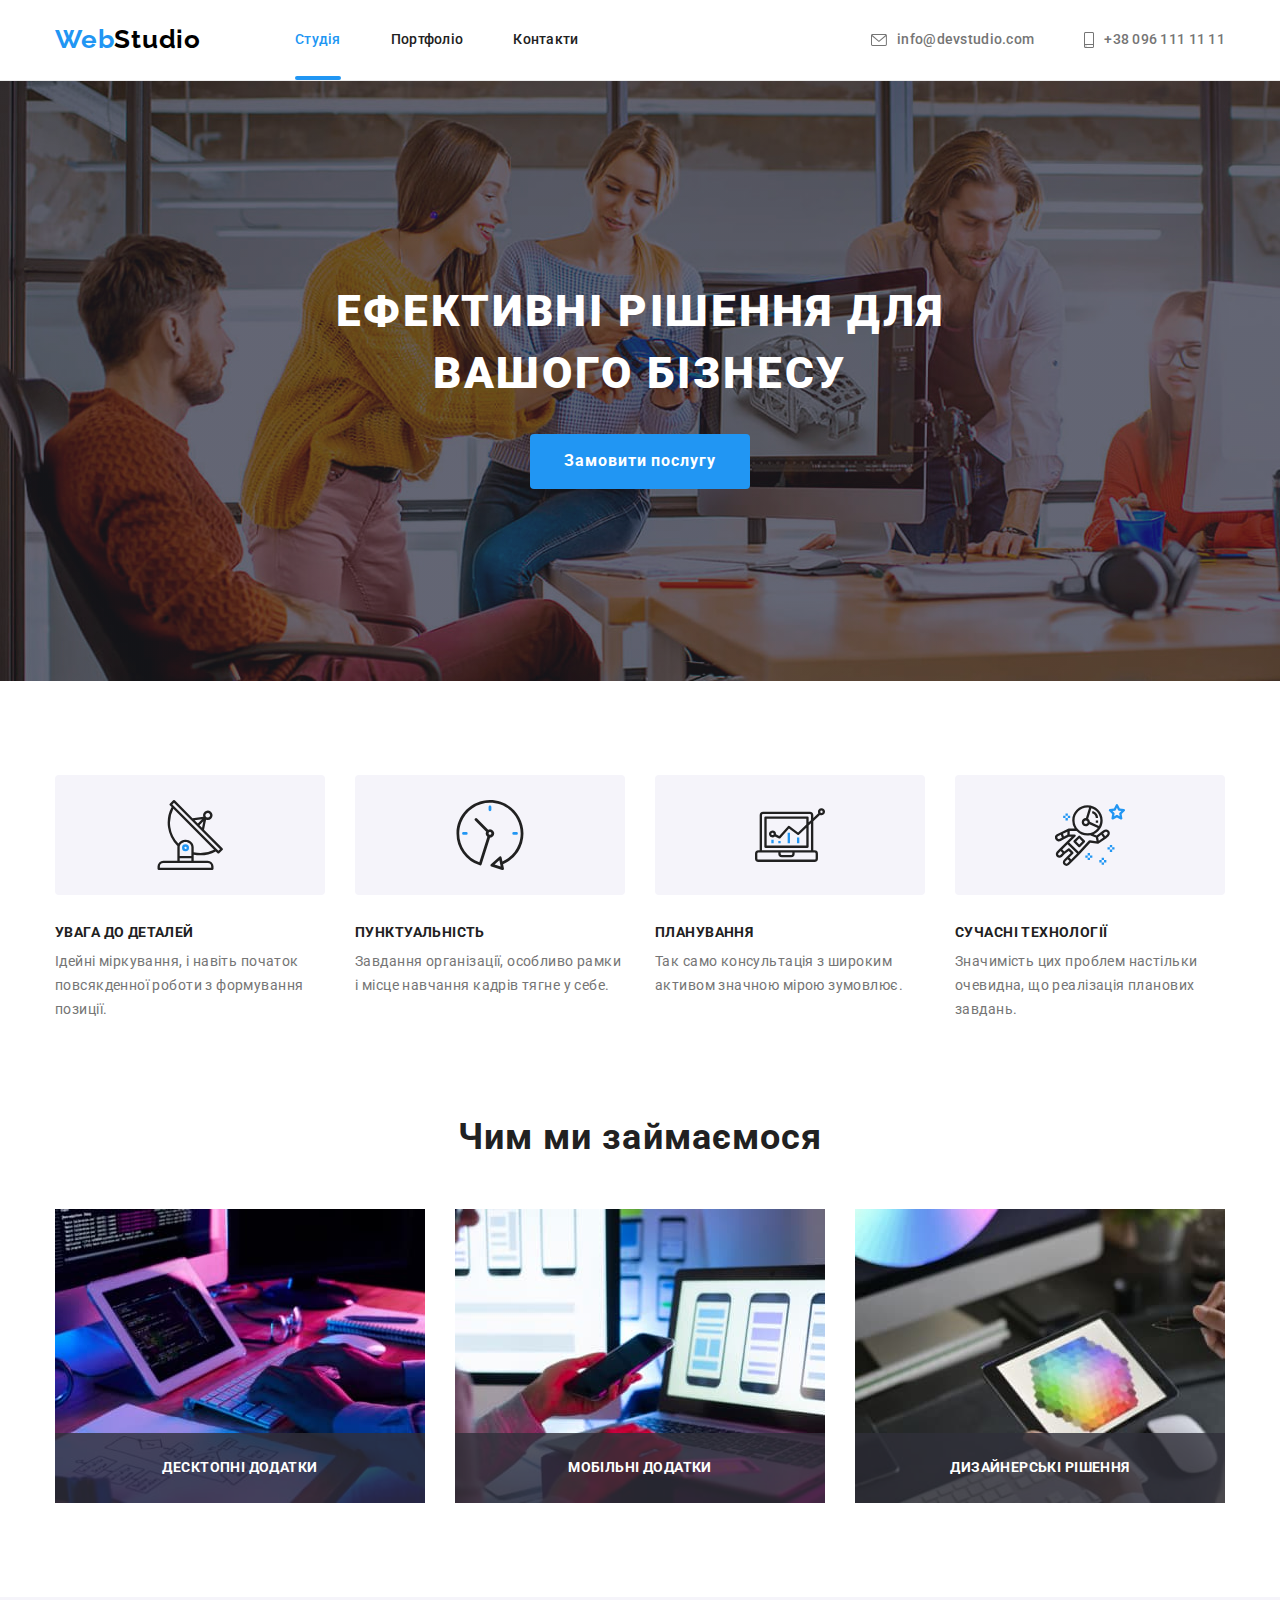
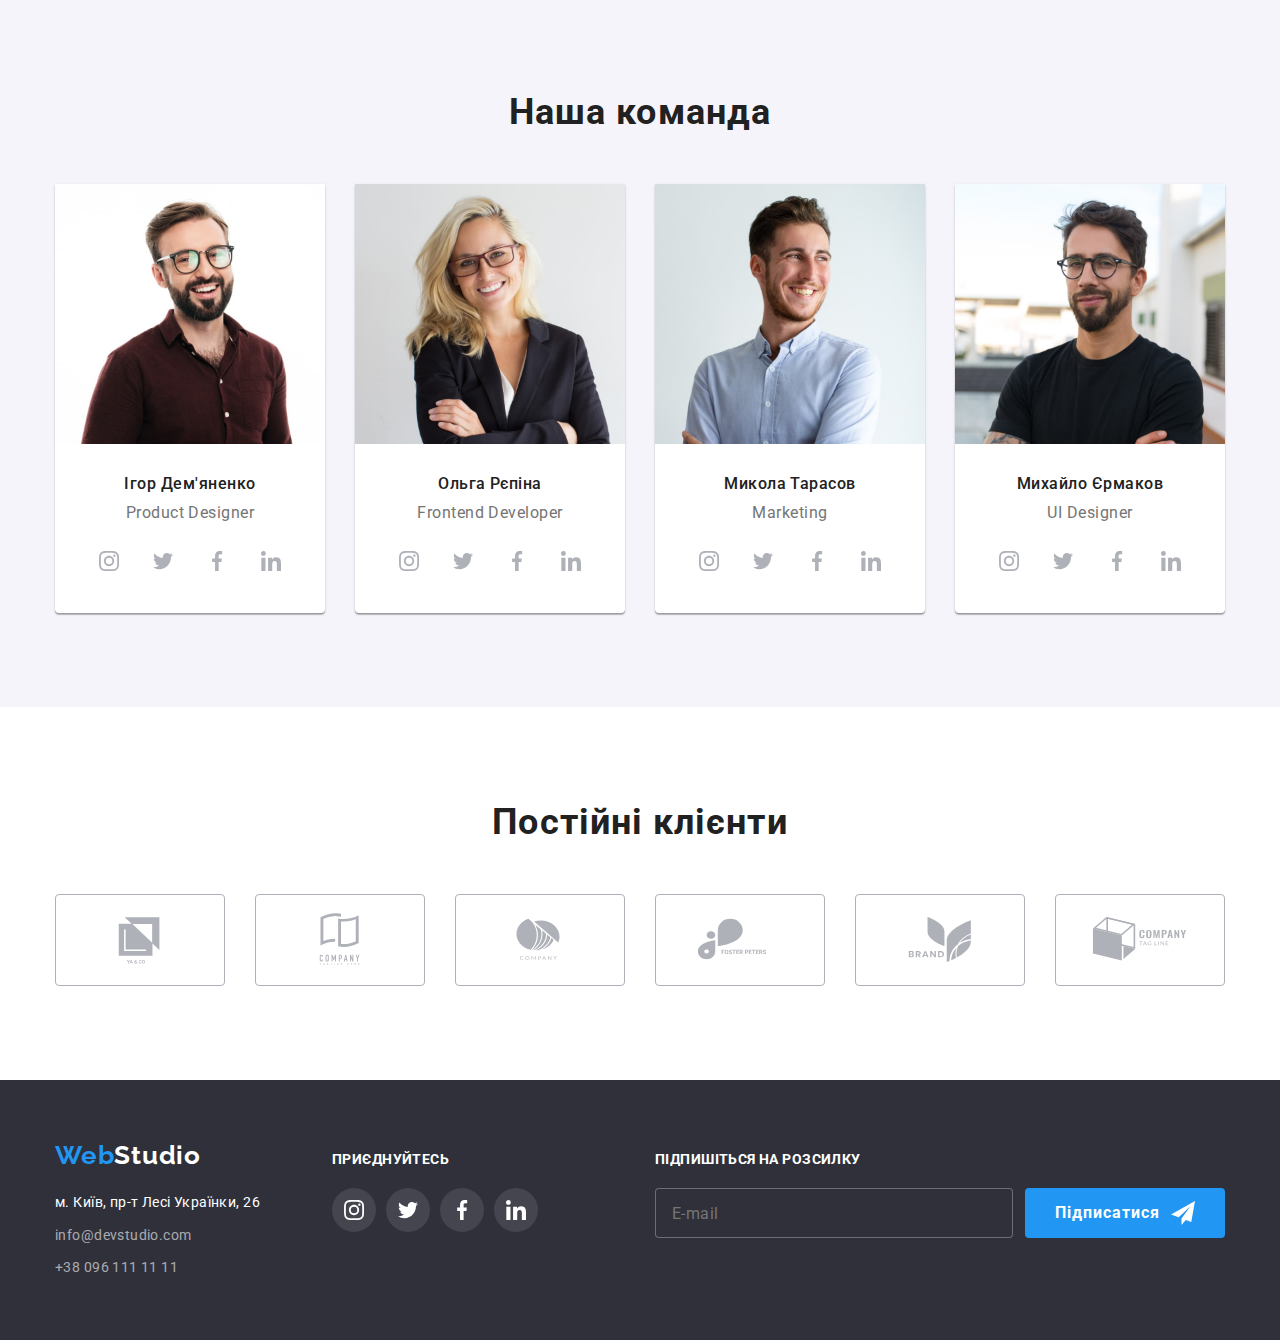
<file: index.html>
<!DOCTYPE html>
<html lang="uk">

<head>
	<meta charset="UTF-8" />
	<meta http-equiv="X-UA-Compatible" content="IE=edge" />
	<meta name="viewport" content="width=device-width, initial-scale=1.0" />
	<link rel="preconnect" href="https://fonts.googleapis.com" />
	<link rel="preconnect" href="https://fonts.gstatic.com" crossorigin />
	<link
		href="https://fonts.googleapis.com/css2?family=Raleway:wght@700&family=Roboto:wght@400;500;700;900&display=swap"
		rel="stylesheet" />
	<title>Web Studio</title>
	<link rel="stylesheet"
		href="https://cdnjs.cloudflare.com/ajax/libs/modern-normalize/1.1.0/modern-normalize.min.css" />
	<link rel="stylesheet" href="./css/styles.css" />
</head>

<body class="page">
	<!-- Header -->
	<header class="header">
		<div class="container header-container">
			<nav class="header-nav header-container">
				<a href="./index.html" class="logo"> Web<span class="header-logo">Studio</span> </a>
				<ul class="header-list list">
					<li class="header-item"><a href="./index.html" class="header-link link current">Студія</a></li>
					<li class="header-item"><a href="./portfolio.html" class="header-link link">Портфоліо</a></li>
					<li class="header-item"><a href="" class="header-link link">Контакти</a></li>
				</ul>
			</nav>
			<ul class="header-contact-list list">
				<li class="header-contact-item">
					<a href="mailto:info@devstudio.com" target="_blank" rel="noopener noreferrer nofollow"
						class="header-contact-link link">
						<svg class="header-icon" width="16" height="12">
							<use href="./images/icons.svg#icon-envelope"></use>
						</svg>info@devstudio.com
					</a>
				</li>
				<li class="header-contact-item">
					<a href="tel:+380961111111" class="header-contact-link link">
						<svg class="header-icon" width="10" height="16">
							<use href="./images/icons.svg#icon-smartphone"></use>
						</svg>

						+38 096 111 11 11
					</a>
				</li>
			</ul>
		</div>
	</header>
	<main>
		<!-- Hero section -->
		<section class="hero">
			<div class="hero-overlay">
				<h1 class="hero-title">Ефективні рішення для вашого бізнесу</h1>
				<button type="button" class="button" data-modal-open>Замовити послугу</button>
			</div>
			<div class="backdrop is-hidden" data-modal>
				<div class="modal">
					<button class="close-button" data-modal-close>
						<svg viewBox="0 0 100 100" width="11" height="11"
							class="cross-icon">
							<use href="./images/icons.svg#icon-cross">
							</use>
						</svg>
					</button>
					<p class="modal-title">Залиште свої дані, ми вам передзвонимо</p>
					<form action="" class="modal-form">
						<div class="form-element">
							<label for="name">Ім'я</label>
							<div class="input-wrap">
								<svg class="form-icon" width="18" height="18">
									<use href="./images/icons.svg#icon-person"></use>
								</svg>
								<input type="name" name="name" id="name" required>
							</div>
						</div>

						<div class="form-element">
							<label for="phone_number">Телефон</label>
							<div class="input-wrap">
								<svg class="form-icon" width="18" height="18">
									<use href="./images/icons.svg#icon-phone"></use>
								</svg>
								<input type="tel" name="phone_number" id="phone_number" required>
							</div>
						</div>

						<div class="form-element">
							<label for="email">Пошта</label>
							<div class="input-wrap">
								<svg class="form-icon" width="18" height="18">
									<use href="./images/icons.svg#icon-email"></use>
								</svg>
								<input type="email" name="email" id="email">
							</div>
						</div>
						<div class="form-element">
							<label for="comment">Коментар</label>
							<textarea class="form-comment" name="comment" id="comment"
								placeholder="Введіть текст"></textarea>
						</div>
						<div class="accept">
							<input type="checkbox" id="accept" name="accept" class="visually-hiden" required>
							<label for="accept" class="accept-check">
								<div class="check">
									<svg width="16" height="15">
										<use href="./images/icons.svg#icon-check"></use>
									</svg>
								</div>
								Погоджуюся з розсилкою та приймаю<a href="" class="checkbox-link">Умови договору</a>
							</label>
						</div>
						<button type="submit" class="button-form">Відправити</button>
					</form>
				</div>
			</div>
		</section>
		<!-- Skills section -->
		<section class="skills section">
			<div class="container">
				<h2 class="visually-hiden">Наші переваги</h2>
				<ul class="skills-list list">
					<li class="skills-list-item">
						<div class="thumb">
							<svg class="skills-icon" viewBox="0 0 100 100" width="70">
								<use href="./images/icons.svg#icon-satellite">
								</use>
							</svg>
						</div>
						<h3 class="skills-title">увага до деталей</h3>
						<p class="skills-description">Ідейні міркування, і навіть початок повсякденної роботи з
							формування позиції.</p>
					</li>
					<li class="skills-list-item">
						<div class="thumb">
							<svg class="skills-icon" viewBox="0 0 100 100" width="70">
								<use href="./images/icons.svg#icon-clock">
								</use>
							</svg>
						</div>
						<h3 class="skills-title">пунктуальність</h3>
						<p class="skills-description">Завдання організації, особливо рамки і місце навчання кадрів тягне
							у себе.</p>
					</li>
					<li class="skills-list-item">
						<div class="thumb">
							<svg class="skills-icon" viewBox="0 0 100 100" width="70">
								<use href="./images/icons.svg#icon-diagram">
								</use>
							</svg>
						</div>
						<h3 class="skills-title">планування</h3>
						<p class="skills-description">Так само консультація з широким активом значною мірою зумовлює.
						</p>
					</li>
					<li class="skills-list-item">
						<div class="thumb">
							<svg class="skills-icon" viewBox="0 0 100 100" width="70">
								<use href="./images/icons.svg#icon-astronaut">
								</use>
							</svg>
						</div>
						<h3 class="skills-title">сучасні технології</h3>
						<p class="skills-description">Значимість цих проблем настільки очевидна, що реалізація планових
							завдань.</p>
					</li>
				</ul>
			</div>
		</section>
		<!-- What do we do section -->
		<section class="activity section">
			<div class="container">
				<h2 class="activity-title title">Чим ми займаємося</h2>
				<ul class="activity-list list">
					<li class="activity-item">
						<img src="./images/img-1.jpg" alt="hands typing on a keyboard" width="370" height="294" />
						<p class="activity-descr">Десктопні додатки</p>
					</li>
					<li class="activity-item">
						<img src="./images/img-2.jpg" alt="phone in the hands of a person working on a laptop"
							width="370" height="294" />
						<p class="activity-descr">Мобільні додатки</p>
					</li>
					<li class="activity-item">
						<img src="./images/img-3.jpg" alt="graphics tablet in hand" width="370" height="294" />
						<p class="activity-descr">Дизайнерські рішення</p>
					</li>
				</ul>
			</div>
		</section>
		<!-- Our team section -->
		<section class="team section">
			<div class="container">
				<h2 class="team-title title">Наша команда</h2>
				<ul class="team-list list">
					<li class="team-item">
						<img src="./images/team/ihor-demyanenko.jpg" alt="Ihor Demyanenko photo" width="270"
							height="260" />
						<div class="team-block">
							<h3 class="team-item-title">Ігор Дем'яненко</h3>
							<p class="team-item-text">Product Designer</p>
							<ul class="team-item-social list">
								<li class="social-item">
									<a class="social-item-link" href="">
										<svg viewBox="0 0 100 100" width="20" class="team-social-icon">
											<use href="./images/icons.svg#icon-instagram">
											</use>
										</svg>
									</a>
								</li>
								<li class="social-item">
									<a class="social-item-link" href="">
										<svg viewBox="0 0 100 100" width="20" class="team-social-icon">
											<use href="./images/icons.svg#icon-twitter">
											</use>
										</svg>
									</a>
								</li>
								<li class="social-item">
									<a class="social-item-link" href="">
										<svg viewBox="0 0 100 100" width="20" class="team-social-icon">
											<use href="./images/icons.svg#icon-facebook">
											</use>
										</svg>
									</a>
								</li>
								<li class="social-item">
									<a class="social-item-link" href="">
										<svg viewBox="0 0 100 100" width="20" class="team-social-icon">
											<use href="./images/icons.svg#icon-linkedin">
											</use>
										</svg>
									</a>
								</li>
							</ul>
						</div>
					</li>
					<li class="team-item">
						<img src="./images/team/olha-repina.jpg" alt="Olha Repina photo" width="270" height="260" />
						<div class="team-block">
							<h3 class="team-item-title">Ольга Рєпіна</h3>
							<p class="team-item-text">Frontend Developer</p>
							<ul class="team-item-social list">
								<li class="social-item">
									<a class="social-item-link" href="">
										<svg viewBox="0 0 100 100" width="20" class="team-social-icon">
											<use href="./images/icons.svg#icon-instagram">
											</use>
										</svg>
									</a>
								</li>
								<li class="social-item">
									<a class="social-item-link" href="">
										<svg viewBox="0 0 100 100" width="20" class="team-social-icon">
											<use href="./images/icons.svg#icon-twitter">
											</use>
										</svg>
									</a>
								</li>
								<li class="social-item">
									<a class="social-item-link" href="">
										<svg viewBox="0 0 100 100" width="20" class="team-social-icon">
											<use href="./images/icons.svg#icon-facebook">
											</use>
										</svg>
									</a>
								</li>
								<li class="social-item">
									<a class="social-item-link" href="">
										<svg viewBox="0 0 100 100" width="20" class="team-social-icon">
											<use href="./images/icons.svg#icon-linkedin">
											</use>
										</svg>
									</a>
								</li>
							</ul>
						</div>
					</li>
					<li class="team-item">
						<img src="./images/team/mykola-tarasov.jpg" alt="Mykola Tarasov photo" width="270"
							height="260" />
						<div class="team-block">
							<h3 class="team-item-title">Микола Тарасов</h3>
							<p class="team-item-text">Marketing</p>
							<ul class="team-item-social list">
								<li class="social-item">
									<a class="social-item-link" href="">
										<svg viewBox="0 0 100 100" width="20" class="team-social-icon">
											<use href="./images/icons.svg#icon-instagram">
											</use>
										</svg>
									</a>
								</li>
								<li class="social-item">
									<a class="social-item-link" href="">
										<svg viewBox="0 0 100 100" width="20" class="team-social-icon">
											<use href="./images/icons.svg#icon-twitter">
											</use>
										</svg>
									</a>
								</li>
								<li class="social-item">
									<a class="social-item-link" href="">
										<svg viewBox="0 0 100 100" width="20" class="team-social-icon">
											<use href="./images/icons.svg#icon-facebook">
											</use>
										</svg>
									</a>
								</li>
								<li class="social-item">
									<a class="social-item-link" href="">
										<svg viewBox="0 0 100 100" width="20" class="team-social-icon">
											<use href="./images/icons.svg#icon-linkedin">
											</use>
										</svg>
									</a>
								</li>
							</ul>
						</div>
					</li>
					<li class="team-item">
						<img src="./images/team/myhailo-yermakov.jpg" alt="Myhailo Ermakov photo" width="270"
							height="260" />
						<div class="team-block">
							<h3 class="team-item-title">Михайло Єрмаков</h3>
							<p class="team-item-text">UI Designer</p>
							<ul class="team-item-social list">
								<li class="social-item">
									<a class="social-item-link" href="">
										<svg viewBox="0 0 100 100" width="20" class="team-social-icon">
											<use href="./images/icons.svg#icon-instagram">
											</use>
										</svg>
									</a>
								</li>
								<li class="social-item">
									<a class="social-item-link" href="">
										<svg viewBox="0 0 100 100" width="20" class="team-social-icon">
											<use href="./images/icons.svg#icon-twitter">
											</use>
										</svg>
									</a>
								</li>
								<li class="social-item">
									<a class="social-item-link" href="">
										<svg viewBox="0 0 100 100" width="20" class="team-social-icon">
											<use href="./images/icons.svg#icon-facebook">
											</use>
										</svg>
									</a>
								</li>
								<li class="social-item">
									<a class="social-item-link" href="">
										<svg viewBox="0 0 100 100" width="20" class="team-social-icon">
											<use href="./images/icons.svg#icon-linkedin">
											</use>
										</svg>
									</a>
								</li>
							</ul>
						</div>
					</li>
				</ul>
			</div>
		</section>
		<!-- Permament clients -->
		<section class="clients section">
			<div class="container">
				<h2 class="clients-title title">Постійні клієнти</h2>
				<ul class="clients-list list">
					<li class="client-item">
						<a class="client-link link" href="">
							<svg viewBox="0 0 57 32" width="106" height="60" class="client-icon">
								<use href="./images/icons.svg#icon-logo-client-1">
								</use>
							</svg>
						</a>
					</li>
					<li class="client-item">
						<a class="client-link link" href="">
							<svg viewBox="0 0 57 32" width="106" height="60" class="client-icon">
								<use href="./images/icons.svg#icon-logo-client-2">
								</use>
							</svg>
						</a>
					</li>
					<li class="client-item">
						<a class="client-link link" href="">
							<svg viewBox="0 0 57 32" width="106" height="60" class="client-icon">
								<use href="./images/icons.svg#icon-logo-client-3">
								</use>
							</svg>
						</a>
					</li>
					<li class="client-item">
						<a class="client-link link" href="">
							<svg viewBox="0 0 57 32" width="106" height="60" class="client-icon">
								<use href="./images/icons.svg#icon-logo-client-4">
								</use>
							</svg>
						</a>
					</li>
					<li class="client-item">
						<a class="client-link link" href="">
							<svg viewBox="0 0 57 32" width="106" height="60" class="client-icon">
								<use href="./images/icons.svg#icon-logo-client-5">
								</use>
							</svg>
						</a>
					</li>
					<li class="client-item">
						<a class="client-link link" href="">
							<svg viewBox="0 0 57 32" width="106" height="60" class="client-icon">
								<use href="./images/icons.svg#icon-logo-client-6">
								</use>
							</svg>
						</a>
					</li>
				</ul>
			</div>
		</section>
	</main>
	<!-- Footer -->
	<footer class="footer">
		<div class="container footer-container">
			<div class="footer-wrapper">
				<a href="./index.html" class="logo"> Web<span class="footer-logo">Studio</span> </a>
				<address class="contacts-addres">
					<ul class="contacts-list list">
						<li class="contacts-list-item">
							<a href="https://goo.gl/maps/rsSfPPhpKUcSgdgL8" target="_blank"
								rel="noopener noreferrer nofollow" class="contacts-item link">м. Київ, пр-т Лесі
								Українки,
								26
							</a>
						</li>
						<li class="contacts-list-item">
							<a href="mailto:info@devstudio.com" target="_blank" rel="noopener noreferrer nofollow"
								class="contacts-item link">info@devstudio.com
							</a>
						</li>
						<li class="contacts-list-item"><a href="tel:+380961111111" class="contacts-item link">+38 096
								111 11
								11</a></li>
					</ul>
				</address>
			</div>
			<div class="footer-social">
				<p class="footer-descriptions">приєднуйтесь</p>
				<ul class="footer-item-social list">
					<li class="footer-social-item">
						<a class="footer-social-item-link" href="">
							<svg viewBox="0 0 100 100" width="20" class="footer-social-icon">
								<use href="./images/icons.svg#icon-instagram">
								</use>
							</svg>
						</a>
					</li>
					<li class="footer-social-item">
						<a class="footer-social-item-link" href="">
							<svg viewBox="0 0 100 100" width="20" class="footer-social-icon">
								<use href="./images/icons.svg#icon-twitter">
								</use>
							</svg>
						</a>
					</li>
					<li class="footer-social-item">
						<a class="footer-social-item-link" href="">
							<svg viewBox="0 0 100 100" width="20" class="footer-social-icon">
								<use href="./images/icons.svg#icon-facebook">
								</use>
							</svg>
						</a>
					</li>
					<li class="footer-social-item">
						<a class="footer-social-item-link" href="">
							<svg viewBox="0 0 100 100" width="20" class="footer-social-icon">
								<use href="./images/icons.svg#icon-linkedin">
								</use>
							</svg>
						</a>
					</li>
				</ul>
			</div>
			<div class="footer-subscribe">
				<form action="" class="footer-form">
					<label class="footer-label" for="sub-email">Підпишіться на розсилку</label>
					<div class="subscribe-items">
						<input class="input-subscribe" type="email" name="sub-email" id="sub-email" placeholder="E-mail">
						<button type="submit" class="button-subscribe" id="email">Підписатися<svg viewBox="0 0 100 100"
								width="24">
								<use href="./images/icons.svg#icon-send">
								</use>
							</svg></button>
					</div>
				</form>
			</div>
		</div>
	</footer>
	<script src="./js/modal.js"></script>
</body>

</html>
</file>
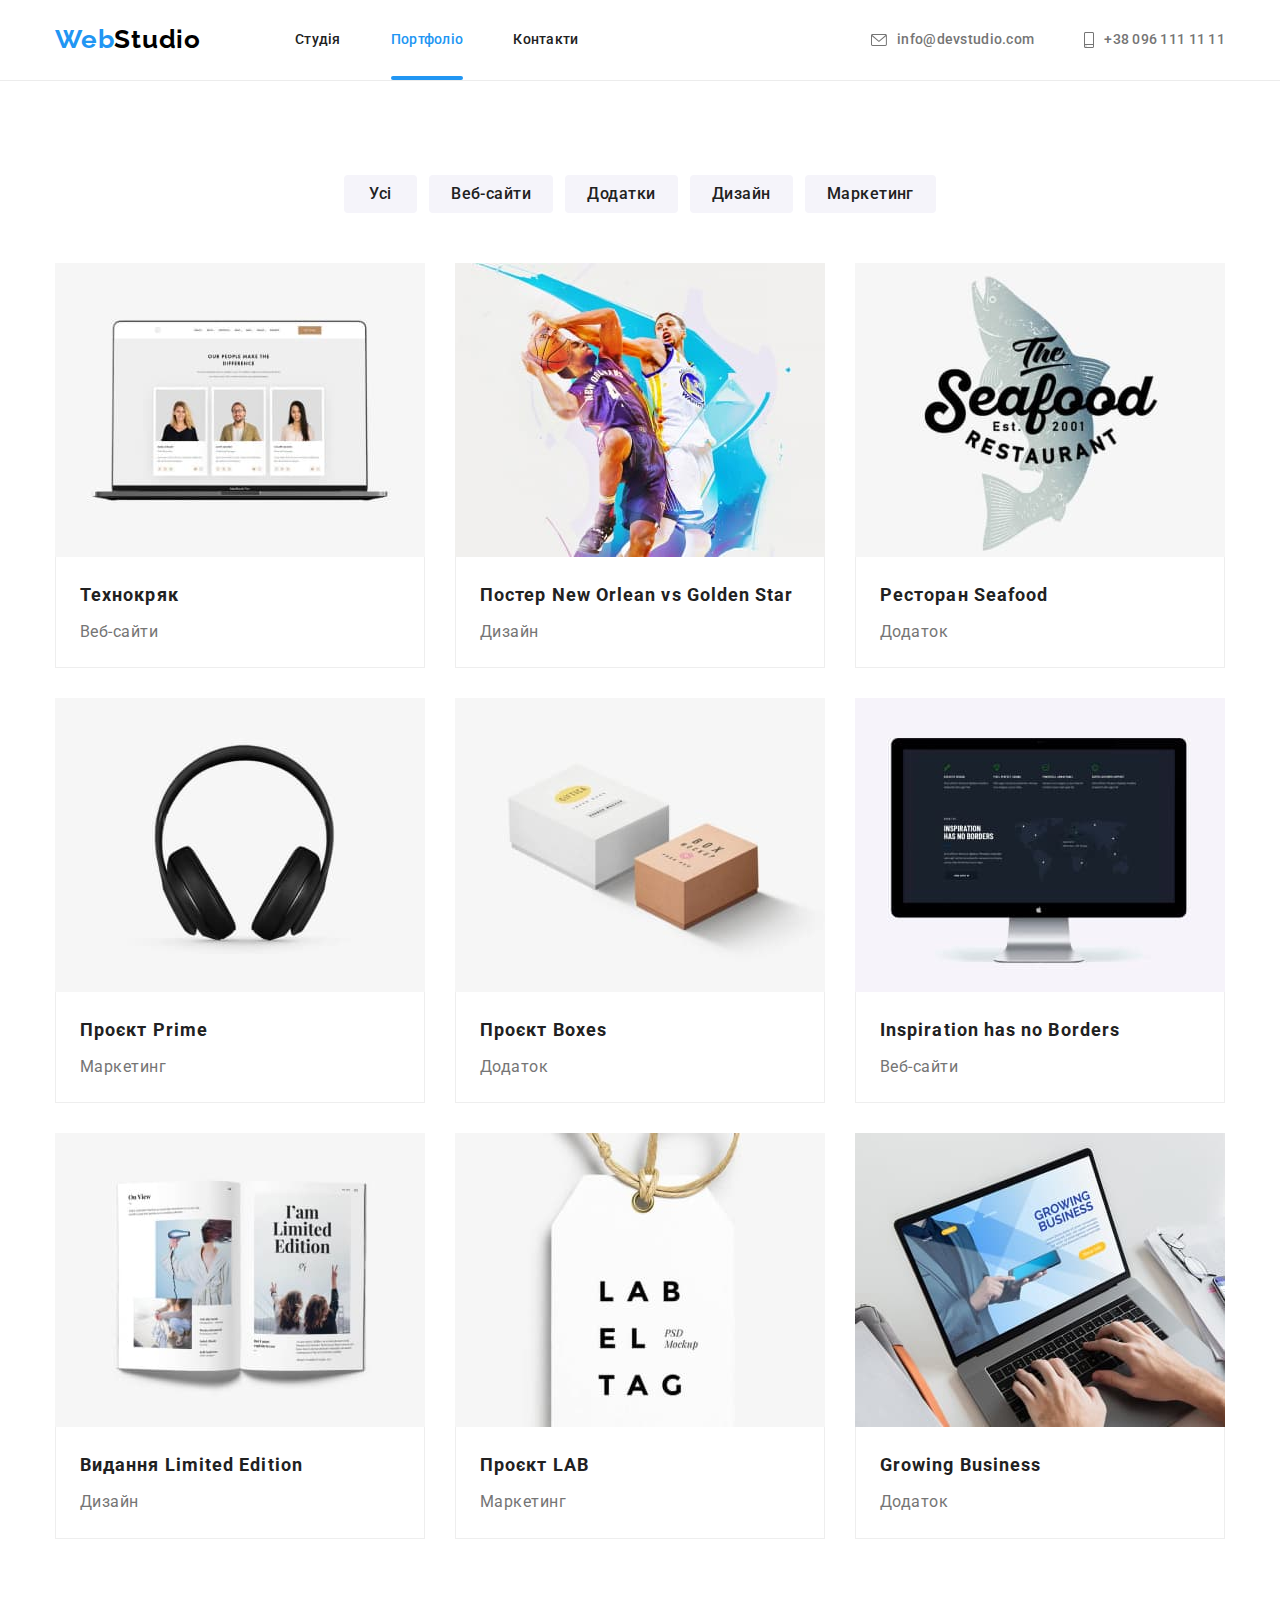
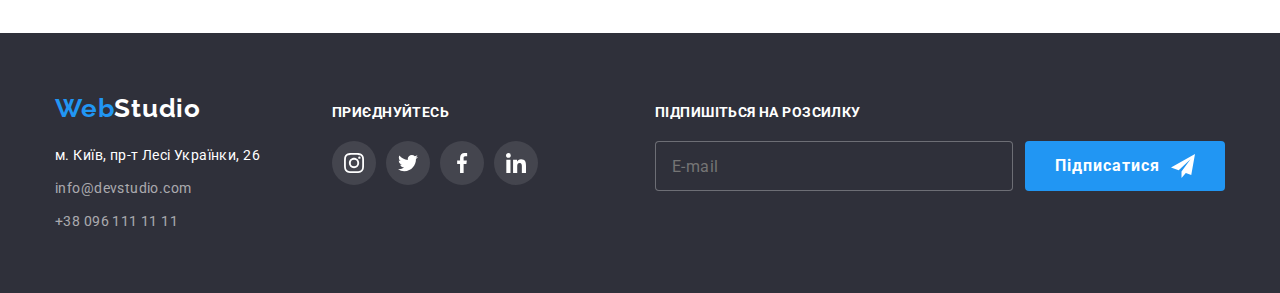
<file: portfolio.html>
<!DOCTYPE html>
<html lang="uk">

<head>
	<meta charset="UTF-8" />
	<meta http-equiv="X-UA-Compatible" content="IE=edge" />
	<meta name="viewport" content="width=device-width, initial-scale=1.0" />
	<link rel="preconnect" href="https://fonts.googleapis.com" />
	<link rel="preconnect" href="https://fonts.gstatic.com" crossorigin />
	<link
		href="https://fonts.googleapis.com/css2?family=Raleway:wght@700&family=Roboto:wght@400;500;700;900&display=swap"
		rel="stylesheet" />
	<title>Web Studio</title>
	<link rel="stylesheet"
		href="https://cdnjs.cloudflare.com/ajax/libs/modern-normalize/1.1.0/modern-normalize.min.css" />
	<link rel="stylesheet" href="./css/styles.css" />
</head>

<body class="page">
	<!-- Header -->
	<header class="header">
		<div class="container header-container">
			<nav class="header-nav header-container">
				<a href="./index.html" class="logo"> Web<span class="header-logo">Studio</span> </a>
				<ul class="header-list list">
					<li class="header-item"><a href="./index.html" class="header-link link">Студія</a></li>
					<li class="header-item"><a href="./portfolio.html" class="header-link link current">Портфоліо</a>
					</li>
					<li class="header-item"><a href="" class="header-link link">Контакти</a></li>
				</ul>
			</nav>
			<ul class="header-contact-list list">
				<li class="header-contact-item">
					<a href="mailto:info@devstudio.com" target="_blank" rel="noopener noreferrer nofollow"
						class="header-contact-link link">
						<svg class="header-icon" width="16" height="12">
							<use href="./images/icons.svg#icon-envelope"></use>
						</svg>info@devstudio.com
					</a>
				</li>
				<li class="header-contact-item">
					<a href="tel:+380961111111" class="header-contact-link link">
						<svg class="header-icon" width="10" height="16">
							<use href="./images/icons.svg#icon-smartphone"></use>
						</svg>

						+38 096 111 11 11
					</a>
				</li>
			</ul>
		</div>
	</header>
	<main>
		<!-- Portfolio section -->
		<section class="projects section">
			<div class="container">
				<h1 class="visually-hiden">Наші проєкти</h1>
				<ul class="projects-btn-list list">
					<li class="item"><button type="button" class="projects-btn-item">Усі</button></li>
					<li class="item"><button type="button" class="projects-btn-item">Веб-сайти</button></li>
					<li class="item"><button type="button" class="projects-btn-item">Додатки</button></li>
					<li class="item"><button type="button" class="projects-btn-item">Дизайн</button></li>
					<li class="item"><button type="button" class="projects-btn-item">Маркетинг</button></li>
				</ul>
				<ul class="projects-list list">
					<li class="projects-item">
						<a class="projects-link" href="">
							<div class="portfolio-thumb">
								<img src="./images/portfolio/img-1.jpg" alt="" width="370" height="294" />
								<p class="portfolio-descr">Ресурс пропонує комплексні пропозиції з різним рівнем
									функціоналу та сервісів. Все це дозволить
									відвідувачу отримати вичерпні відомості про компанію чи приватну особу.
								</p>
							</div>
							<div class="item-block">
								<h2 class="projects-item-title">Технокряк</h2>
								<p class="projects-item-text">Веб-сайти</p>
							</div>
						</a>
					</li>
					<li class="projects-item">
						<a class="projects-link" href="">
							<div class="portfolio-thumb">
								<img src="./images/portfolio/img-2.jpg" alt="" width="370" height="294" />
								<p class="portfolio-descr">Ресурс пропонує комплексні пропозиції з різним рівнем
									функціоналу та сервісів. Все це дозволить
									відвідувачу отримати вичерпні відомості про компанію чи приватну особу.
								</p>
							</div>
							<div class="item-block">
								<h2 class="projects-item-title">Постер New Orlean vs Golden Star</h2>
								<p class="projects-item-text">Дизайн</p>
							</div>
						</a>
					</li>
					<li class="projects-item">
						<a class="projects-link" href="">
							<div class="portfolio-thumb">
								<img src="./images/portfolio/img-3.jpg" alt="" width="370" height="294" />
								<p class="portfolio-descr">Ресурс пропонує комплексні пропозиції з різним рівнем
									функціоналу та сервісів. Все це дозволить
									відвідувачу отримати вичерпні відомості про компанію чи приватну особу.
								</p>
							</div>
							<div class="item-block">
								<h2 class="projects-item-title">Ресторан Seafood</h2>
								<p class="projects-item-text">Додаток</p>
							</div>
						</a>
					</li>
					<li class="projects-item">
						<a class="projects-link" href="">
							<div class="portfolio-thumb">
								<img src="./images/portfolio/img-4.jpg" alt="" width="370" height="294" />
								<p class="portfolio-descr">Ресурс пропонує комплексні пропозиції з різним рівнем
									функціоналу та сервісів. Все це дозволить
									відвідувачу отримати вичерпні відомості про компанію чи приватну особу.
								</p>
							</div>
							<div class="item-block">
								<h2 class="projects-item-title">Проєкт Prime</h2>
								<p class="projects-item-text">Маркетинг</p>
							</div>
						</a>
					</li>
					<li class="projects-item">
						<a class="projects-link" href="">
							<div class="portfolio-thumb">
								<img src="./images/portfolio/img-5.jpg" alt="" width="370" height="294" />
								<p class="portfolio-descr">Ресурс пропонує комплексні пропозиції з різним рівнем
									функціоналу та сервісів. Все це дозволить
									відвідувачу отримати вичерпні відомості про компанію чи приватну особу.
								</p>
							</div>
							<div class="item-block">
								<h2 class="projects-item-title">Проєкт Boxes</h2>
								<p class="projects-item-text">Додаток</p>
							</div>
						</a>
					</li>
					<li class="projects-item">
						<a class="projects-link" href="">
							<div class="portfolio-thumb">
								<img src="./images/portfolio/img-6.jpg" alt="" width="370" height="294" />
								<p class="portfolio-descr">Ресурс пропонує комплексні пропозиції з різним рівнем
									функціоналу та сервісів. Все це дозволить
									відвідувачу отримати вичерпні відомості про компанію чи приватну особу.
								</p>
							</div>
							<div class="item-block">
								<h2 class="projects-item-title">Inspiration has no Borders</h2>
								<p class="projects-item-text">Веб-сайти</p>
							</div>
						</a>
					</li>
					<li class="projects-item">
						<a class="projects-link" href="">
							<div class="portfolio-thumb">
								<img src="./images/portfolio/img-7.jpg" alt="" width="370" height="294" />
								<p class="portfolio-descr">Ресурс пропонує комплексні пропозиції з різним рівнем
									функціоналу та сервісів. Все це дозволить
									відвідувачу отримати вичерпні відомості про компанію чи приватну особу.
								</p>
							</div>
							<div class="item-block">
								<h2 class="projects-item-title">Видання Limited Edition</h2>
								<p class="projects-item-text">Дизайн</p>
							</div>
						</a>
					</li>
					<li class="projects-item">
						<a class="projects-link" href="">
							<div class="portfolio-thumb">
								<img src="./images/portfolio/img-8.jpg" alt="" width="370" height="294" />
								<p class="portfolio-descr">Ресурс пропонує комплексні пропозиції з різним рівнем
									функціоналу та сервісів. Все це дозволить
									відвідувачу отримати вичерпні відомості про компанію чи приватну особу.
								</p>
							</div>
							<div class="item-block">
								<h2 class="projects-item-title">Проєкт LAB</h2>
								<p class="projects-item-text">Маркетинг</p>
							</div>
						</a>
					</li>
					<li class="projects-item">
						<a class="projects-link" href="">
							<div class="portfolio-thumb">
								<img src="./images/portfolio/img-9.jpg" alt="" width="370" height="294" />
								<p class="portfolio-descr">Ресурс пропонує комплексні пропозиції з різним рівнем
									функціоналу та сервісів. Все це дозволить
									відвідувачу отримати вичерпні відомості про компанію чи приватну особу.
								</p>
							</div>
							<div class="item-block">
								<h2 class="projects-item-title">Growing Business</h2>
								<p class="projects-item-text">Додаток</p>
							</div>
						</a>
					</li>
				</ul>
			</div>
		</section>
	</main>
	<!-- Footer -->
	<footer class="footer">
		<div class="container footer-container">
			<div class="footer-wrapper">
				<a href="./index.html" class="logo"> Web<span class="footer-logo">Studio</span> </a>
				<address class="contacts-addres">
					<ul class="contacts-list list">
						<li class="contacts-list-item">
							<a href="https://goo.gl/maps/rsSfPPhpKUcSgdgL8" target="_blank"
								rel="noopener noreferrer nofollow" class="contacts-item link">м. Київ, пр-т Лесі
								Українки,
								26
							</a>
						</li>
						<li class="contacts-list-item">
							<a href="mailto:info@devstudio.com" target="_blank" rel="noopener noreferrer nofollow"
								class="contacts-item link">info@devstudio.com
							</a>
						</li>
						<li class="contacts-list-item"><a href="tel:+380961111111" class="contacts-item link">+38 096
								111 11
								11</a></li>
					</ul>
				</address>
			</div>
			<div class="footer-social">
				<p class="footer-descriptions">приєднуйтесь</p>
				<ul class="footer-item-social list">
					<li class="footer-social-item">
						<a class="footer-social-item-link" href="">
							<svg viewBox="0 0 100 100" width="20" class="footer-social-icon">
								<use href="./images/icons.svg#icon-instagram">
								</use>
							</svg>
						</a>
					</li>
					<li class="footer-social-item">
						<a class="footer-social-item-link" href="">
							<svg viewBox="0 0 100 100" width="20" class="footer-social-icon">
								<use href="./images/icons.svg#icon-twitter">
								</use>
							</svg>
						</a>
					</li>
					<li class="footer-social-item">
						<a class="footer-social-item-link" href="">
							<svg viewBox="0 0 100 100" width="20" class="footer-social-icon">
								<use href="./images/icons.svg#icon-facebook">
								</use>
							</svg>
						</a>
					</li>
					<li class="footer-social-item">
						<a class="footer-social-item-link" href="">
							<svg viewBox="0 0 100 100" width="20" class="footer-social-icon">
								<use href="./images/icons.svg#icon-linkedin">
								</use>
							</svg>
						</a>
					</li>
				</ul>
			</div>
			<div class="footer-subscribe">
				<form action="" class="footer-form">
					<label class="footer-label" for="sub-email">Підпишіться на розсилку</label>
					<div class="subscribe-items">
						<input class="input-subscribe" type="email" name="sub-email" id="sub-email" placeholder="E-mail">
						<button type="submit" class="button-subscribe" id="email">Підписатися<svg viewBox="0 0 100 100"
								width="24">
								<use href="./images/icons.svg#icon-send">
								</use>
							</svg></button>
					</div>
				</form>
			</div>
		</div>
	</footer>
</body>

</html>
</file>
<file: css/styles.css>
/* колір основного тексту #212121 */

/* колір другорядного тексту #757575 */

/* білий колір #FFFFFF */

/* чорний колір логотипу #000000 */

/* акцент #2196F3 */

/* колір футера #2F303A */

/* колір фону кнопки-фільтра rgba(255, 255, 255, 0.6) */

:root {
	--primary-text-color: #212121;
	--secondary-text-color: #757575;
	--accent-color: #2196f3;
	--primary-white-color: #ffffff;
	--sub-accent-color: #2f303a;
	--logo-black-color: #000000;
	--secondary-bgd-color: #f5f4fa;
	--secondary-white-color: rgba(255, 255, 255, 0.6);
	--header-border-color: #ececec;
	--socials-icons-color: #afb1b8;
}

h1,
h2,
h3,
h4,
h5,
h6,
ul,
p {
	margin: 0;
}

ul {
	padding-left: 0;
}

body {
	font-family: "Raleway", sans-serif;
	font-family: "Roboto", sans-serif;
	background-color: var(--primary-white-color);
	color: var(--primary-text-color);
}

img {
	display: block;
	max-width: 100%;
	height: auto;
}

a {
	text-decoration: none;
}

/* List styles*/
.list {
	list-style: none;
}

/* Link styles*/
.link {
	text-decoration: none;
}

/* Hide heading*/
.visually-hiden {
	position: absolute;
	white-space: nowrap;
	width: 1px;
	height: 1px;
	overflow: hidden;
	border: 0;
	padding: 0;
	clip: rect(0 0 0 0);
	clip-path: inset(50%);
	margin: -1px;
}

/* Container */
.container {
	width: 1200px;
	margin: 0 auto;
	padding-left: 15px;
	padding-right: 15px;
	/* outline: solid tomato */
}

/* Section */
.section {
	padding: 94px 0;
}

/* Header*/
.header-container {
	display: flex;
	align-items: center;
}

.header {
	border-bottom: 1px solid var(--header-border-color);
}

.logo {
	color: var(--accent-color);
	font-family: "Raleway", sans-serif;
	font-size: 26px;
	font-weight: 700;
	line-height: 1.2;
	letter-spacing: 0.03em;
	text-decoration: none;
}

.header-logo {
	color: var(--logo-black-color);
	margin-right: 94px;
}

.header-list {
	display: flex;
}

.header-item:not(:last-child) {
	margin-right: 50px;
}

.header-contact-item:not(:last-child) {
	margin-right: 50px;
}

.header-icon {
	margin-right: 10px;
}

.header-link {
	position: relative;
	display: block;
	padding-top: 32px;
	padding-bottom: 32px;
	color: var(--primary-text-color);
	font-size: 14px;
	font-weight: 500;
	line-height: 1.1;
	letter-spacing: 0.02em;
	transition: color 250ms cubic-bezier(0.4, 0, 0.2, 1);
}

.header-nav .current {
	color: var(--accent-color);
}

.current::after {
	content: '';
	position: absolute;
	left: 0;
	bottom: 0;
	display: block;
	width: 100%;
	height: 4px;
	border-radius: 2px;
	background-color: var(--accent-color);
}

.link:hover,
.link:focus {
	color: var(--accent-color);
}

.header-contact-list {
	display: flex;
	margin-left: auto;
}

.header-contact-link {
	display: flex;
	align-items: center;
	padding-top: 32px;
	padding-bottom: 32px;
	color: var(--secondary-text-color);
	font-size: 14px;
	font-weight: 500;
	line-height: 1.1;
	letter-spacing: 0.02em;
	fill: var(--secondary-text-color);
	transition: fill 250ms cubic-bezier(0.4, 0, 0.2, 1), color 250ms cubic-bezier(0.4, 0, 0.2, 1);
}

.header-contact-link:hover,
.header-contact-link:focus {
	fill: var(--accent-color);
}

/* Hero section*/
.hero-overlay {
	background-image: linear-gradient(rgba(47, 48, 58, 0.4), rgba(47, 48, 58, 0.4)), url(../images/hero-image.jpg);
	background-color: var(--sub-accent-color);
	background-repeat: no-repeat;
	background-size: cover;
	margin: 0 auto;
	max-width: 1600px;
	height: 600px;
	text-align: center;
	padding: 200px 0;
}

.hero-title {
	color: var(--primary-white-color);
	font-weight: 900;
	font-size: 44px;
	line-height: 1.4;
	letter-spacing: 0.06em;
	text-transform: uppercase;
	max-width: 696px;
	margin-left: auto;
	margin-right: auto;
}

.button {
	color: var(--primary-white-color);
	background-color: var(--accent-color);
	border-color: transparent;
	border-radius: 4px;
	font-weight: 700;
	font-size: 16px;
	line-height: 1.9;
	font-family: "Roboto";
	font-style: normal;
	cursor: pointer;
	letter-spacing: 0.06em;
	display: inline-block;
	padding: 10px 32px;
	min-width: 216px;
	margin-top: 30px;
}

/* Modal */

.backdrop {
	position: fixed;
	z-index: 1;
	top: 0;
	left: 0;
	width: 100%;
	height: 100%;
	background-color: rgba(0, 0, 0, 0.2);
	transform: scale(1);
	transition: opacity 250ms cubic-bezier(0.4, 0, 0.2, 1),
		transform 250ms cubic-bezier(0.4, 0, 0.2, 1), visibility250ms cubic-bezier(0.4, 0, 0.2, 1);
}

.backdrop.is-hidden {
	opacity: 0;
	pointer-events: none;
	transform: scale(0);
	visibility: hidden;
}


.modal {
	position: absolute;
	top: 50%;
	left: 50%;
	padding: 40px;
	transform: translate(-50%, -50%);
	width: 528px;
	height: 581px;
	background-color: var(--primary-white-color);
	border-radius: 4px;
	box-shadow: 0px 1px 3px rgba(0, 0, 0, 0.12), 0px 1px 1px rgba(0, 0, 0, 0.14), 0px 2px 1px rgba(0, 0, 0, 0.2);
}


.close-button {
	position: absolute;
	top: 8px;
	right: 8px;
	width: 30px;
	height: 30px;
	border-radius: 50%;
	background-color: var(--primary-white-color);
	border: 1px solid rgba(0, 0, 0, 0.1);
	cursor: pointer;
}

.cross-icon {
	fill: rgba(0, 0, 0, 1);
	transition: fill 250ms cubic-bezier(0.4, 0, 0.2, 1), color 250ms cubic-bezier(0.4, 0, 0.2, 1);
}

.cross-icon:hover {
	fill: var(--accent-color);
}

.modal-title {
	color: var(--primary-text-color);
	font-weight: 700;
	font-size: 20px;
	line-height: 1.15;
	text-align: center;
	letter-spacing: 0.03em;
	margin-bottom: 12px;
}

.form-element {
	display: flex;
	flex-direction: column;
}

.form-element label {
	margin-bottom: 4px;
	color: var(--secondary-text-color);
	font-size: 12px;
	line-height: 1.17;
	letter-spacing: 0.01em;
	cursor: pointer;

}

.input-wrap {
	position: relative;
}

.form-element input {
	margin-bottom: 10px;
	width: 100%;
	height: 40px;
	outline: none;
	border: 1px solid rgba(33, 33, 33, 0.2);
	border-radius: 4px;
	padding-left: 42px;
	font-family: "Roboto", sans-serif;
	font-size: 12px;
	line-height: 1.17;
	letter-spacing: 0.01em;
	cursor: pointer;
	transition: border 250ms cubic-bezier(0.4, 0, 0.2, 1);

}

.form-icon {
	fill: var(--primary-text-color);
	position: absolute;
	left: 12px;
	transform: translateY(50%);
	transition: fill 250ms cubic-bezier(0.4, 0, 0.2, 1);
}

.form-element input:focus {
	border: 1px solid var(--accent-color);
}

.form-element:focus-within svg {
	fill: var(--accent-color);
}

.form-comment {
	width: 100%;
	height: 120px;
	resize: none;
	outline: none;
	border: 1px solid rgba(33, 33, 33, 0.2);
	border-radius: 4px;
	padding: 12px 16px;
	transition: border 250ms cubic-bezier(0.4, 0, 0.2, 1);
}


.form-element textarea {
	font-family: "Roboto", sans-serif;
	font-size: 12px;
	line-height: 1.17;
	letter-spacing: 0.01em;
	cursor: pointer;
}


.form-element textarea:focus {
	border: 1px solid var(--accent-color);
}

.check {
	width: 16px;
	height: 15px;
	margin-right: 8px;
	border: 2px solid var(--primary-text-color);
	border-radius: 3px;
	display: flex;
	align-items: center;
	justify-content: center;
	cursor: pointer;
	transition: border 250ms cubic-bezier(0.4, 0, 0.2, 1), background 250ms cubic-bezier(0.4, 0, 0.2, 1);
}

.accept-check {
	margin-top: 20px;
	display: flex;
	align-items: center;
	justify-content: center;
}

.accept input:focus:checked+label .check {
	background: var(--accent-color);
	border: 2px solid var(--accent-color);
}

.accept label {
	font-size: 14px;
	line-height: 1.7;
	letter-spacing: 0.03em;
	color: var(--secondary-text-color);
	cursor: pointer;
}


.checkbox-link {
	margin-left: 8px;
	text-decoration-line: underline;
	color: var(--accent-color);
}

.button-form {
	color: var(--primary-white-color);
	background-color: var(--accent-color);
	border-color: transparent;
	border-radius: 4px;
	font-weight: 700;
	font-size: 16px;
	line-height: 1.9;
	cursor: pointer;
	letter-spacing: 0.06em;
	display: block;
	padding: 0;
	width: 200px;
	height: 50px;
	margin: 30px auto 0;
	box-shadow: 0px 4px 4px rgba(0, 0, 0, 0.15);
	transition: filter 250ms cubic-bezier(0.4, 0, 0.2, 1);
}

.button-form:hover,
.button-form:focus {
	filter: drop-shadow(0px 4px 4px rgba(0, 0, 0, 0.25));
}

/* Skills section*/

.skills-list {
	display: flex;
}

.skills-list-item {
	width: calc((100% - 90px) / 4);
}

.skills-list-item:not(:first-child) {
	margin-left: 30px;
}

.thumb {
	background-color: var(--secondary-bgd-color);
	margin-bottom: 30px;
	border-radius: 4px;
	display: flex;
	justify-content: center;
	align-items: center;
	height: 120px;
}

.skills-title {
	margin-bottom: 10px;
	font-weight: 700;
	font-size: 14px;
	line-height: 1.1;
	letter-spacing: 0.03em;
	text-transform: uppercase;
}

.skills-description {
	color: var(--secondary-text-color);
	font-size: 14px;
	line-height: 1.7;
	letter-spacing: 0.03em;
}

/* What do we do section */
.activity {
	padding-top: 0;
}

.title {
	font-weight: 700;
	font-size: 36px;
	line-height: 1.2;
	letter-spacing: 0.03em;
	text-align: center;
}

.activity-list {
	display: flex;
	margin-top: 50px;
}

.activity-item {
	position: relative;
	width: calc((100% - 60px) / 3);
}

.activity-item:not(:first-child) {
	margin-left: 30px;
}

.activity-descr {
	position: absolute;
	bottom: 0;
	left: 0;
	width: 100%;
	height: 70px;
	font-weight: 700;
	font-size: 14px;
	line-height: 1.1;
	letter-spacing: 0.03em;
	text-transform: uppercase;
	color: var(--primary-white-color);
	background: rgba(47, 48, 58, 0.8);
	display: flex;
	align-items: center;
	justify-content: center;
}

/* Our team section */
.team {
	background-color: var(--secondary-bgd-color);
}

.team-list {
	display: flex;
	flex-wrap: wrap;
}

.team-item {
	background-color: var(--primary-white-color);
	margin-top: 30px;
	width: calc((100% - 90px) / 4);
	border-radius: 0px 0px 4px 4px;
	box-shadow: 0px 1px 3px rgba(0, 0, 0, 0.12), 0px 1px 1px rgba(0, 0, 0, 0.14), 0px 2px 1px rgba(0, 0, 0, 0.2);
}

.team-item:nth-child(-n + 4) {
	margin-top: 0px;
}

.team-item:not(:first-child) {
	margin-left: 30px;
}

.team-title {
	margin-bottom: 50px;
}

.team-block {
	text-align: center;
	padding: 30px 0;
}

.team-item-title {
	font-weight: 500;
	font-size: 16px;
	line-height: 1.2;
	letter-spacing: 0.03em;
}

.team-item-text {
	color: var(--secondary-text-color);
	font-size: 16px;
	line-height: 1.2;
	letter-spacing: 0.03em;
	margin-top: 10px;
}

.team-item-social {
	display: flex;
	margin-top: 16px;
	justify-content: center;
	align-items: center;
	gap: 10px;
}

.social-item-link {
	width: 44px;
	height: 44px;
	background-color: var(--primary-white-color);
	border-radius: 50%;
	display: flex;
	justify-content: center;
	fill: var(--socials-icons-color);
	transition: background-color 250ms cubic-bezier(0.4, 0, 0.2, 1), fill 250ms cubic-bezier(0.4, 0, 0.2, 1);
}

.social-item-link:hover,
.social-item-link:focus {
	background-color: var(--accent-color);
	fill: var(--primary-white-color);
}

/* Permament clients section */
.clients-title {
	margin-bottom: 50px;
}

.clients-list {
	display: flex;
	gap: 30px;
	flex-wrap: wrap;
}

.client-link {
	width: 170px;
	height: 92px;
	border: 1px solid #afb1b8;
	fill: var(--socials-icons-color);
	border-radius: 4px;
	display: flex;
	justify-content: center;
	align-items: center;
	transition: border-color 250ms cubic-bezier(0.4, 0, 0.2, 1), fill 250ms cubic-bezier(0.4, 0, 0.2, 1);
}

.client-icon {
	display: block;
}

.client-link:hover,
.client-link:focus {
	border-color: var(--accent-color);
	fill: var(--accent-color);
}

/* Footer */
.footer {
	background-color: var(--sub-accent-color);
	padding-top: 60px;
	padding-bottom: 60px;
	display: flex;
}

.footer-container {
	display: flex;
	align-items: baseline;
}

.footer-logo {
	color: var(--primary-white-color);
}

.contacts-addres {
	margin-top: 20px;
}

.contacts-list-item:not(:first-child) {
	margin-top: 9px;
}

.contacts-item {
	font-style: normal;
	font-size: 14px;
	line-height: 1.7;
	letter-spacing: 0.03em;
	color: var(--secondary-white-color);
	transition: color 250ms cubic-bezier(0.4, 0, 0.2, 1);
}

.contacts-list li:first-child .contacts-item {
	color: var(--primary-white-color);
}

.contacts-list li:first-child .contacts-item:hover,
.contacts-list li:first-child .contacts-item:focus {
	color: var(--accent-color);
}

.footer-social {
	margin-left: 72px;
}

.footer-descriptions {
	font-weight: 700;
	font-size: 14px;
	line-height: 1.14;
	letter-spacing: 0.03em;
	text-transform: uppercase;
	color: var(--primary-white-color);
}

.footer-item-social {
	display: flex;
	margin-top: 20px;
	gap: 10px;
}

.footer-social-item-link {
	width: 44px;
	height: 44px;
	background-color: rgba(255, 255, 255, 0.1);
	border-radius: 50%;
	display: flex;
	justify-content: center;
	fill: var(--primary-white-color);
	transition: background-color 250ms cubic-bezier(0.4, 0, 0.2, 1), fill 250ms cubic-bezier(0.4, 0, 0.2, 1);
}

.footer-social-item-link:hover,
.footer-social-item-link:focus {
	background-color: var(--accent-color);
	fill: var(--primary-white-color);
}

.footer-subscribe {
	margin-left: auto;
}


.footer-label {
	font-weight: 700;
	font-size: 14px;
	line-height: 1.14;
	letter-spacing: 0.03em;
	text-transform: uppercase;
	color: var(--primary-white-color);
	cursor: pointer;
}

.subscribe-items input:focus {
	border: 1px solid var(--primary-white-color);
}

.subscribe-items {
	display: flex;
	margin-top: 20px;
}

.input-subscribe {
	width: 358px;
	height: 50px;
	outline: none;
	background-color: var(--sub-accent-color);
	border: 1px solid rgba(255, 255, 255, 0.3);
	color: var(--primary-white-color);
	border-radius: 4px;
	padding: 15px 16px;
	font-family: "Roboto", sans-serif;
	font-size: 16px;
	line-height: 1.25;
	letter-spacing: 0.03em;
	cursor: pointer;
}

.button-subscribe {
	color: var(--primary-white-color);
	background-color: var(--accent-color);
	border-color: transparent;
	border-radius: 4px;
	font-weight: 700;
	font-size: 16px;
	line-height: 1.9;
	cursor: pointer;
	letter-spacing: 0.06em;
	display: flex;
	padding: 10px 28px;
	height: 50px;
	min-width: 200px;
	align-items: center;
	justify-content: space-between;
	margin-left: 12px;
}

/* Portfolio page */

/* Projects buttons */
.projects-btn-item {
	display: inline-block;
	color: var(--primary-text-color);
	background-color: var(--secondary-bgd-color);
	font-family: "Roboto";
	font-style: normal;
	font-weight: 500;
	font-size: 16px;
	line-height: 1.6;
	letter-spacing: 0.03em;
	border: transparent;
	border-radius: 4px;
	cursor: pointer;
	padding: 6px 22px;
	min-width: 73px;
	text-align: center;
	transition: color 250ms cubic-bezier(0.4, 0, 0.2, 1), background-color 250ms cubic-bezier(0.4, 0, 0.2, 1), box-shadow 250ms cubic-bezier(0.4, 0, 0.2, 1);
}

.projects-btn-list {
	display: flex;
	margin-bottom: 50px;
	justify-content: center;
}

.projects-btn-list .item+.item {
	margin-left: 12px;
}

.projects-btn-item:hover,
.projects-btn-item:focus {
	color: var(--primary-white-color);
	background-color: var(--accent-color);
	box-shadow: 0px 3px 1px rgba(0, 0, 0, 0.1), 0px 1px 2px rgba(0, 0, 0, 0.08), 0px 2px 2px rgba(0, 0, 0, 0.12);
}

.projects-list {
	display: flex;
	flex-wrap: wrap;
}

.projects-item {
	margin-top: 30px;
	width: calc((100% - 60px) / 3);
	margin-right: 30px;
}

.projects-link {
	display: block;
	transition: box-shadow 250ms cubic-bezier(0.4, 0, 0.2, 1);
}

.projects-link:hover,
.projects-link:focus {
	box-shadow: 0px 1px 1px rgba(0, 0, 0, 0.12), 0px 4px 4px rgba(0, 0, 0, 0.06), 1px 4px 6px rgba(0, 0, 0, 0.16);
}

.projects-item:nth-child(-n + 3) {
	margin-top: 0;
}

.projects-item:nth-child(3n) {
	margin-right: 0;
}

.item-block {
	padding: 20px 24px;
	border-right: 1px solid #eeeeee;
	border-left: 1px solid #eeeeee;
	border-bottom: 1px solid #eeeeee;
}

.projects-item-title {
	color: var(--primary-text-color);
	font-weight: 700;
	font-size: 18px;
	line-height: 2;
	letter-spacing: 0.06em;
}

.projects-item-text {
	margin-top: 4px;
	color: var(--secondary-text-color);
	font-size: 16px;
	line-height: 1.9;
	letter-spacing: 0.03em;
}

.portfolio-thumb .img {
	display: block;
}

.portfolio-thumb {
	position: relative;
	overflow: hidden;
}

.portfolio-descr {
	position: absolute;
	top: 0;
	width: 100%;
	padding: 63px 24px;
	background-color: rgba(33, 150, 243, 0.9);
	font-size: 18px;
	line-height: 1.6;
	letter-spacing: 0.03em;
	color: var(--primary-white-color);
	transform: translateY(100%);
	transition: transform 250ms cubic-bezier(0.4, 0, 0.2, 1);
}

.projects-link:hover .portfolio-descr,
.projects-link:focus .portfolio-descr {
	transform: translateY(0);
}
</file>
